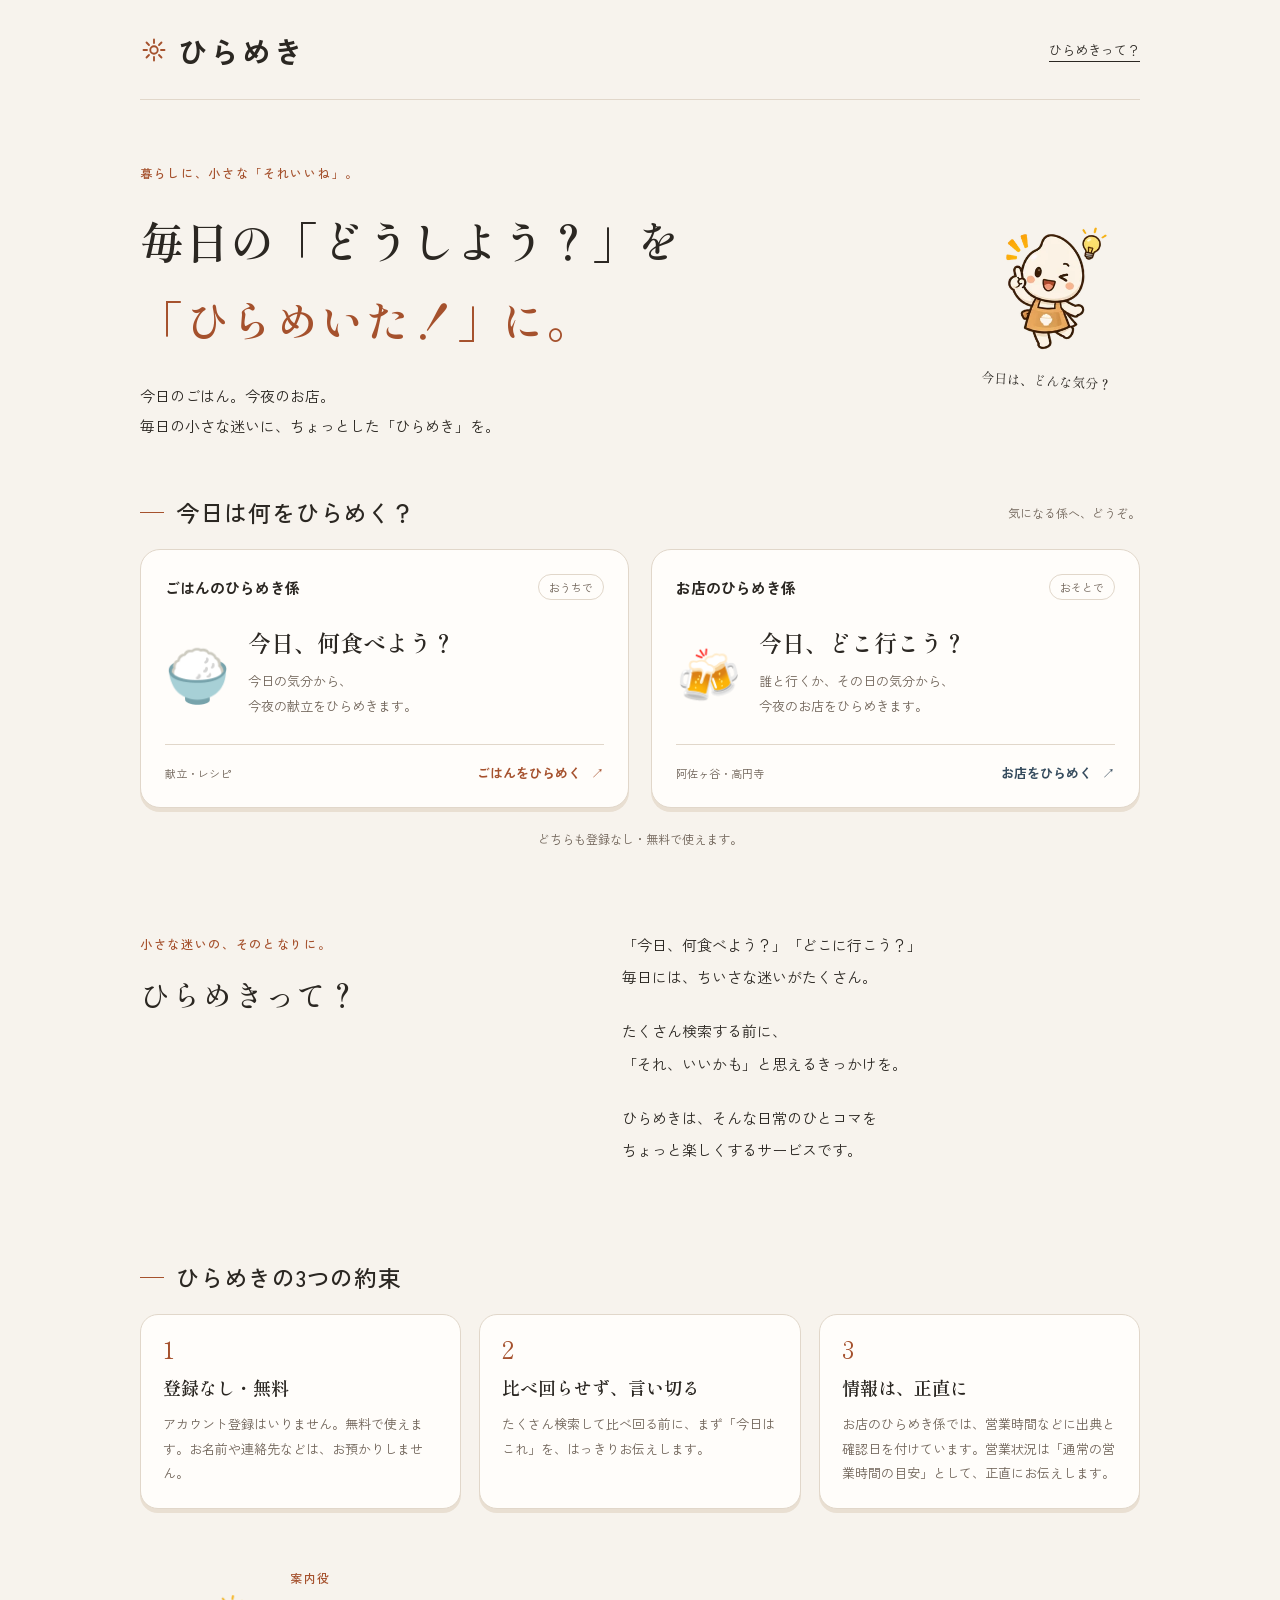
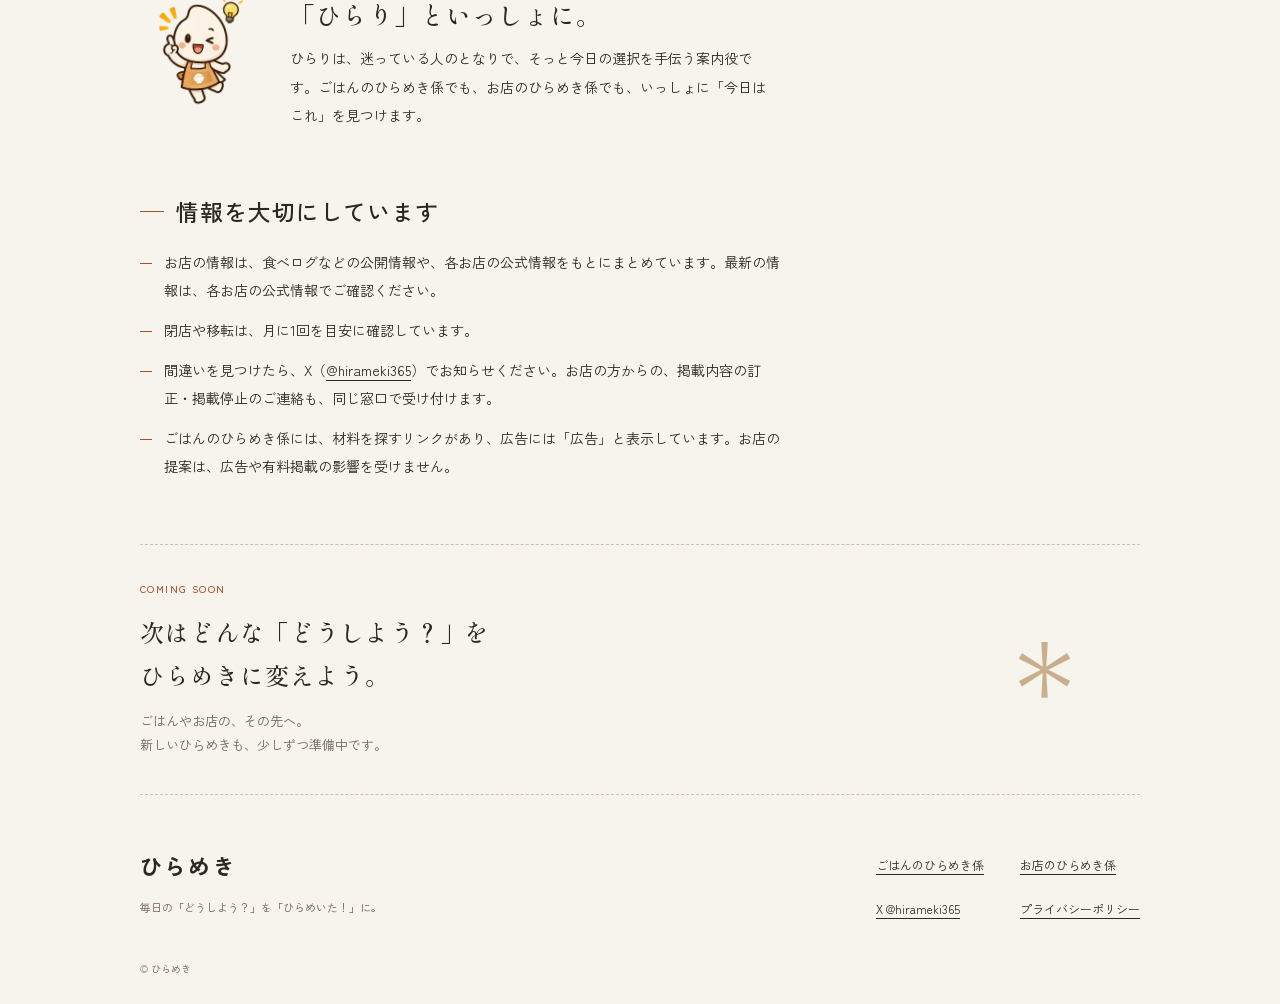
<file: index.html>
<!doctype html>
<html lang="ja">
<head>
  <meta charset="utf-8">
  <meta name="viewport" content="width=device-width, initial-scale=1">
  <title>ひらめき係｜今日のごはん・今夜のお店を、気分でひらめく</title>
  <meta name="description" content="今日のごはん、今夜のお店。毎日の小さな迷いに、ちょっとしたひらめきを。「ごはんのひらめき係」「お店のひらめき係」が集まる、ひらめきのホームです。">
  <link rel="canonical" href="https://hirameki-gakari.github.io/">
  <meta name="theme-color" content="#f7f3ed" media="(prefers-color-scheme: light)">
  <meta name="theme-color" content="#1b1712" media="(prefers-color-scheme: dark)">
  <meta name="robots" content="index,follow,max-image-preview:large">
  <meta property="og:type" content="website">
  <meta property="og:site_name" content="ひらめき係">
  <meta property="og:title" content="ひらめき係｜毎日の「どうしよう？」を「ひらめいた！」に。">
  <meta property="og:description" content="今日のごはん、今夜のお店。毎日の小さな迷いに、ちょっとしたひらめきを。">
  <meta property="og:url" content="https://hirameki-gakari.github.io/">
  <meta property="og:locale" content="ja_JP">
  <meta property="og:image" content="https://hirameki-gakari.github.io/og-image.png">
  <meta property="og:image:width" content="1200">
  <meta property="og:image:height" content="630">
  <meta property="og:image:alt" content="ひらめき。毎日の「どうしよう？」を「ひらめいた！」に。">
  <meta name="twitter:card" content="summary_large_image">
  <meta name="twitter:site" content="@hirameki365">
  <meta name="twitter:title" content="ひらめき係｜毎日の「どうしよう？」を「ひらめいた！」に。">
  <meta name="twitter:description" content="今日のごはん、今夜のお店。毎日の小さな迷いに、ちょっとしたひらめきを。">
  <meta name="twitter:image" content="https://hirameki-gakari.github.io/og-image.png">
  <meta name="twitter:image:alt" content="ひらめき。毎日の「どうしよう？」を「ひらめいた！」に。">
  <link rel="icon" href="favicon.svg" type="image/svg+xml">
  <link rel="apple-touch-icon" href="apple-touch-icon.png">
  <link rel="preconnect" href="https://fonts.googleapis.com">
  <link rel="preconnect" href="https://fonts.gstatic.com" crossorigin>
  <link href="https://fonts.googleapis.com/css2?family=Shippori+Mincho:wght@500;600&family=Zen+Kaku+Gothic+New:wght@400;500;700&display=swap" rel="stylesheet">
  <link rel="stylesheet" href="style.css">
  <script src="analytics.js" defer></script>
  <script type="application/ld+json">
  {"@context":"https://schema.org","@graph":[{"@type":"WebSite","@id":"https://hirameki-gakari.github.io/#website","name":"ひらめき","alternateName":"ひらめき係","url":"https://hirameki-gakari.github.io/","inLanguage":"ja","description":"毎日の小さな迷いに、ちょっとしたひらめきを。","hasPart":[{"@type":"WebApplication","name":"ごはんのひらめき係","url":"https://hirameki-gakari.github.io/gohan-hirameki-gakari/"},{"@type":"WebApplication","name":"お店のひらめき係","url":"https://hirameki-gakari.github.io/omise-hirameki-gakari/"}]}]}
  </script>
</head>
<body>
  <a class="skip" href="#services">サービスを選ぶ</a>
  <header class="site-header wrap">
    <a class="brand" href="./" aria-label="ひらめき ホーム"><svg viewBox="0 0 24 24" aria-hidden="true"><path d="M12 3v3m0 12v3M3 12h3m12 0h3M5.6 5.6l2.1 2.1m8.6 8.6 2.1 2.1m0-12.8-2.1 2.1m-8.6 8.6-2.1 2.1"/><circle cx="12" cy="12" r="3.2"/></svg>ひらめき</a>
    <a class="header-link" href="#about">ひらめきって？</a>
  </header>
  <main>
    <section class="hero wrap" aria-labelledby="hero-title">
      <div class="hero-copy">
        <p class="eyebrow">暮らしに、小さな「それいいね」。</p>
        <h1 id="hero-title">毎日の「どうしよう？」を<br><span>「ひらめいた！」に。</span></h1>
        <p class="intro">今日のごはん。今夜のお店。<br>毎日の小さな迷いに、<br class="mobile-break">ちょっとした「ひらめき」を。</p>
      </div>
      <div class="hero-guide"><img src="hirameki-reveal.webp" width="240" height="244" alt=""><p>今日は、どんな気分？</p></div>
    </section>
    <section class="services wrap" id="services" aria-labelledby="services-title">
      <div class="section-heading"><span class="little-line" aria-hidden="true"></span><h2 id="services-title">今日は何をひらめく？</h2><p>気になる係へ、どうぞ。</p></div>
      <div class="service-grid">
        <!-- サービスを増やすときは、この a.service-card を複製します。 -->
        <a class="service-card food" data-service="gohan" href="https://hirameki-gakari.github.io/gohan-hirameki-gakari/">
          <div class="card-top"><span class="service-name">ごはんのひらめき係</span><span class="scene">おうちで</span></div>
          <div class="card-body"><span class="service-emoji" aria-hidden="true">🍚</span><div><h3>今日、何食べよう？</h3><p>今日の気分から、<br>今夜の献立をひらめきます。</p></div></div>
          <div class="card-bottom"><span class="detail">献立・レシピ</span><span class="card-action">ごはんをひらめく <span aria-hidden="true">↗</span></span></div>
        </a>
        <a class="service-card restaurant" data-service="omise" href="https://hirameki-gakari.github.io/omise-hirameki-gakari/">
          <div class="card-top"><span class="service-name">お店のひらめき係</span><span class="scene">おそとで</span></div>
          <div class="card-body"><span class="service-emoji" aria-hidden="true">🍻</span><div><h3>今日、どこ行こう？</h3><p>誰と行くか、その日の気分から、<br>今夜のお店をひらめきます。</p></div></div>
          <div class="card-bottom"><span class="detail">阿佐ヶ谷・高円寺</span><span class="card-action">お店をひらめく <span aria-hidden="true">↗</span></span></div>
        </a>
      </div>
      <p class="service-note">どちらも登録なし・無料で使えます。</p>
    </section>
    <section class="about wrap" id="about" aria-labelledby="about-title">
      <div class="about-heading"><p class="eyebrow">小さな迷いの、そのとなりに。</p><h2 id="about-title">ひらめきって？</h2></div>
      <div class="about-copy"><p>「今日、何食べよう？」「どこに行こう？」<br>毎日には、ちいさな迷いがたくさん。</p><p>たくさん検索する前に、<br>「それ、いいかも」と思えるきっかけを。</p><p>ひらめきは、そんな日常のひとコマを<br>ちょっと楽しくするサービスです。</p></div>
    </section>
    <section class="promise wrap" aria-labelledby="promise-title">
      <div class="section-heading"><span class="little-line" aria-hidden="true"></span><h2 id="promise-title">ひらめきの3つの約束</h2></div>
      <ol class="promise-list">
        <li><span class="promise-no" aria-hidden="true">1</span><h3>登録なし・無料</h3><p>アカウント登録はいりません。無料で使えます。お名前や連絡先などは、お預かりしません。</p></li>
        <li><span class="promise-no" aria-hidden="true">2</span><h3>比べ回らせず、言い切る</h3><p>たくさん検索して比べ回る前に、まず「今日はこれ」を、はっきりお伝えします。</p></li>
        <li><span class="promise-no" aria-hidden="true">3</span><h3>情報は、正直に</h3><p>お店のひらめき係では、営業時間などに出典と確認日を付けています。営業状況は「通常の営業時間の目安」として、正直にお伝えします。</p></li>
      </ol>
    </section>
    <section class="guide wrap" aria-labelledby="guide-title">
      <img src="hirameki-reveal.webp" width="240" height="244" alt="">
      <div>
        <p class="eyebrow">案内役</p>
        <h2 id="guide-title">「ひらり」といっしょに。</h2>
        <p>ひらりは、迷っている人のとなりで、そっと今日の選択を手伝う案内役です。ごはんのひらめき係でも、お店のひらめき係でも、いっしょに「今日はこれ」を見つけます。</p>
      </div>
    </section>
    <section class="care wrap" aria-labelledby="care-title">
      <div class="section-heading"><span class="little-line" aria-hidden="true"></span><h2 id="care-title">情報を大切にしています</h2></div>
      <ul class="care-list">
        <li>お店の情報は、食べログなどの公開情報や、各お店の公式情報をもとにまとめています。最新の情報は、各お店の公式情報でご確認ください。</li>
        <li>閉店や移転は、月に1回を目安に確認しています。</li>
        <li>間違いを見つけたら、X（<a href="https://x.com/hirameki365">@hirameki365</a>）でお知らせください。お店の方からの、掲載内容の訂正・掲載停止のご連絡も、同じ窓口で受け付けます。</li>
        <li>ごはんのひらめき係には、材料を探すリンクがあり、広告には「広告」と表示しています。お店の提案は、広告や有料掲載の影響を受けません。</li>
      </ul>
    </section>
    <section class="coming wrap" aria-labelledby="coming-title"><p class="eyebrow">COMING SOON</p><h2 id="coming-title">次はどんな「どうしよう？」を<br>ひらめきに変えよう。</h2><p>ごはんやお店の、その先へ。<br>新しいひらめきも、少しずつ準備中です。</p><span class="coming-spark" aria-hidden="true">＊</span></section>
  </main>
  <footer class="site-footer wrap"><div><a class="brand" href="./">ひらめき</a><p>毎日の「どうしよう？」を「ひらめいた！」に。</p></div><nav aria-label="フッター"><a href="https://hirameki-gakari.github.io/gohan-hirameki-gakari/">ごはんのひらめき係</a><a href="https://hirameki-gakari.github.io/omise-hirameki-gakari/">お店のひらめき係</a><a href="https://x.com/hirameki365">X @hirameki365</a><a href="privacy.html">プライバシーポリシー</a></nav><small>© ひらめき</small></footer>
</body>
</html>
</file>
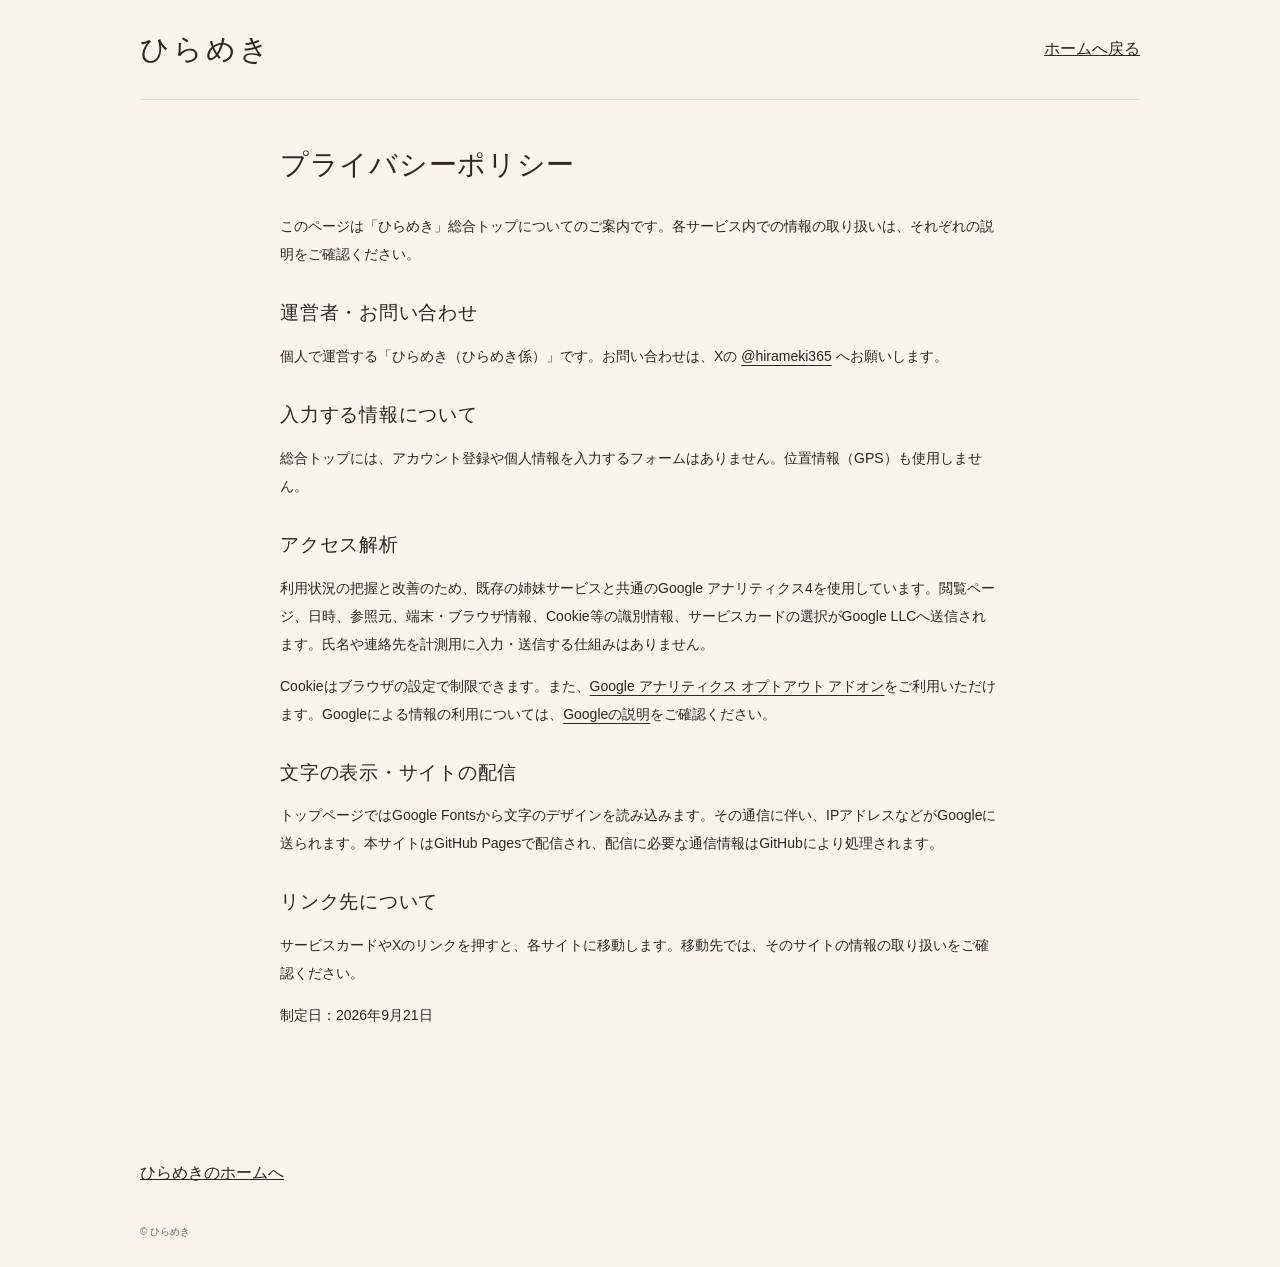
<file: privacy.html>
<!doctype html><html lang="ja"><head><meta charset="utf-8"><meta name="viewport" content="width=device-width,initial-scale=1"><title>プライバシーポリシー｜ひらめき</title><meta name="description" content="ひらめき総合トップのアクセス解析、外部サービス、情報の取り扱いについて。"><link rel="canonical" href="https://hirameki-gakari.github.io/privacy.html"><link rel="icon" href="favicon.svg" type="image/svg+xml"><link rel="apple-touch-icon" href="apple-touch-icon.png"><link rel="stylesheet" href="style.css"><script src="analytics.js" defer></script></head><body><header class="site-header wrap"><a class="brand" href="./">ひらめき</a><a href="./">ホームへ戻る</a></header><main class="document wrap"><h1>プライバシーポリシー</h1><p>このページは「ひらめき」総合トップについてのご案内です。各サービス内での情報の取り扱いは、それぞれの説明をご確認ください。</p><h2>運営者・お問い合わせ</h2><p>個人で運営する「ひらめき（ひらめき係）」です。お問い合わせは、Xの <a href="https://x.com/hirameki365">@hirameki365</a> へお願いします。</p><h2>入力する情報について</h2><p>総合トップには、アカウント登録や個人情報を入力するフォームはありません。位置情報（GPS）も使用しません。</p><h2>アクセス解析</h2><p>利用状況の把握と改善のため、既存の姉妹サービスと共通のGoogle アナリティクス4を使用しています。閲覧ページ、日時、参照元、端末・ブラウザ情報、Cookie等の識別情報、サービスカードの選択がGoogle LLCへ送信されます。氏名や連絡先を計測用に入力・送信する仕組みはありません。</p><p>Cookieはブラウザの設定で制限できます。また、<a href="https://tools.google.com/dlpage/gaoptout?hl=ja">Google アナリティクス オプトアウト アドオン</a>をご利用いただけます。Googleによる情報の利用については、<a href="https://policies.google.com/technologies/partner-sites?hl=ja">Googleの説明</a>をご確認ください。</p><h2>文字の表示・サイトの配信</h2><p>トップページではGoogle Fontsから文字のデザインを読み込みます。その通信に伴い、IPアドレスなどがGoogleに送られます。本サイトはGitHub Pagesで配信され、配信に必要な通信情報はGitHubにより処理されます。</p><h2>リンク先について</h2><p>サービスカードやXのリンクを押すと、各サイトに移動します。移動先では、そのサイトの情報の取り扱いをご確認ください。</p><p>制定日：2026年9月21日</p></main><footer class="site-footer wrap"><a href="./">ひらめきのホームへ</a><small>© ひらめき</small></footer></body></html>
</file>
<file: style.css>
:root{--paper:#f7f3ed;--ink:#2b2722;--muted:#706459;--accent:#a5512d;--line:#e1d7ca;--white:#fffdfa;--shade:#e9dfd2;--dash:#cdbfae;--spark:#c9ae8b;--blue:#354b5d;--skip:#fff;font-family:'Zen Kaku Gothic New','Hiragino Kaku Gothic ProN',sans-serif;color:var(--ink);background:var(--paper);font-synthesis:none;color-scheme:light dark}*{box-sizing:border-box}body{margin:0}a{color:inherit}img{max-width:100%;height:auto}a:focus-visible{outline:3px solid var(--accent);outline-offset:6px;border-radius:5px}.wrap{width:min(100% - 48px,1000px);margin-inline:auto}.site-header{height:100px;display:flex;align-items:center;justify-content:space-between;border-bottom:1px solid var(--line)}.brand{display:inline-flex;align-items:center;gap:10px;text-decoration:none;font-size:29px;font-weight:700;letter-spacing:.1em}.brand svg{width:28px;fill:none;stroke:var(--accent);stroke-width:1.6;stroke-linecap:round}.header-link{font-size:13px;text-underline-offset:6px}.hero{display:flex;align-items:center;justify-content:space-between;gap:24px;padding-block:64px 54px}.eyebrow{font-size:12px;letter-spacing:.14em;color:var(--accent);font-weight:500;margin:0 0 20px}h1,h2,h3,p{margin-top:0}h1{font-family:'Shippori Mincho',serif;font-weight:600;font-size:clamp(29px,3.8vw,44px);line-height:1.8;letter-spacing:.025em;margin-bottom:22px}h1 span{color:var(--accent)}.intro{font-size:15px;line-height:2;margin-bottom:0}.mobile-break{display:none}.hero-guide{flex:0 0 180px;text-align:center;align-self:center;transform:rotate(3deg)}.hero-guide img{width:140px}.hero-guide p{font-family:'Shippori Mincho',serif;font-size:13px;margin:8px 0 0}.section-heading{display:flex;align-items:center;gap:12px;margin-bottom:20px}.little-line{width:24px;height:1px;background:var(--accent)}h2{font-size:23px;font-weight:500;letter-spacing:.04em}.section-heading h2{margin:0}.section-heading p{margin:0 0 0 auto;color:var(--muted);font-size:12px}.service-grid{display:grid;grid-template-columns:repeat(2,minmax(0,1fr));gap:22px}.service-card{padding:24px;text-decoration:none;background:var(--white);border:1px solid var(--line);border-radius:20px;box-shadow:0 4px 0 var(--shade);transition:transform .18s,box-shadow .18s}.service-card:hover{transform:translateY(-4px);box-shadow:0 8px 0 var(--shade)}.card-top{display:flex;justify-content:space-between;align-items:center;gap:8px}.service-name{font-weight:700;font-size:15px}.scene{font-size:11px;color:var(--muted);border:1px solid var(--line);padding:4px 10px;border-radius:99px;white-space:nowrap}.card-body{display:flex;gap:18px;align-items:center;margin:25px 0}.service-emoji{font-size:52px;line-height:1.1;flex-shrink:0}.card-body h3{font-family:'Shippori Mincho',serif;font-size:23px;font-weight:600;margin:0 0 10px}.card-body p{font-size:13px;line-height:1.9;margin:0;color:var(--muted)}.card-bottom{border-top:1px solid var(--line);padding-top:18px;display:flex;align-items:center;justify-content:space-between;gap:8px}.detail{font-size:11px;color:var(--muted)}.card-action{font-size:13px;font-weight:700;color:var(--accent)}.card-action span{margin-left:6px}.restaurant .card-action{color:var(--blue)}.service-note{font-size:12px;color:var(--muted);text-align:center;margin:22px 0 0}.about{display:grid;grid-template-columns:1fr 1.2fr;gap:50px;padding-block:82px 64px}.about h2{font-family:'Shippori Mincho',serif;font-size:30px}.about-heading{padding-top:6px}.about-copy p{font-size:15px;line-height:2.15;margin-bottom:22px}.about-copy .maker-note{font-size:12px;color:var(--muted);border-left:2px solid var(--line);padding-left:18px;margin:28px 0 0}.coming{position:relative;border-top:1px dashed var(--dash);border-bottom:1px dashed var(--dash);padding-block:36px}.coming .eyebrow{font-size:10px;margin-bottom:14px}.coming h2{font-family:'Shippori Mincho',serif;font-size:24px;line-height:1.8;margin-bottom:12px}.coming p:last-of-type{font-size:13px;color:var(--muted);line-height:1.9;margin-bottom:0}.coming-spark{position:absolute;right:50px;top:55px;font-size:90px;font-weight:400;color:var(--spark)}.site-footer{display:flex;flex-wrap:wrap;justify-content:space-between;gap:30px;padding-block:48px 28px}.site-footer .brand{font-size:22px}.site-footer p{font-size:11px;color:var(--muted);margin:12px 0}.site-footer nav{display:grid;grid-template-columns:1fr 1fr;gap:16px 24px;font-size:12px}.site-footer nav a{text-underline-offset:4px}.site-footer small{width:100%;font-size:10px;color:var(--muted)}.skip{position:absolute;left:16px;top:-100px;background:var(--skip);color:var(--ink);padding:12px;z-index:10}.skip:focus{top:8px}.document{max-width:720px;padding-block:40px 60px}.document h1{font-size:28px}.document h2{font-size:19px;margin-top:32px}.document p,.document li{line-height:2;font-size:14px}.document a{text-underline-offset:4px}
@media(max-width:650px){.wrap{width:calc(100% - 36px)}.site-header{height:67px}.brand{font-size:23px;gap:7px}.brand svg{width:22px}.header-link{font-size:11px}.hero{padding-block:27px 28px;gap:6px;position:relative;display:block}.eyebrow{font-size:10px;margin-bottom:13px}h1{font-size:clamp(24px,6.8vw,36px);line-height:1.8;letter-spacing:0;margin-bottom:13px}.intro{font-size:12px;line-height:1.9;padding-right:75px}.mobile-break{display:block}.hero-guide{position:absolute;right:0;bottom:28px;width:69px;transform:rotate(3deg)}.hero-guide img{width:66px}.hero-guide p{display:none}.section-heading{margin-bottom:13px;gap:8px}.section-heading h2{font-size:19px}.section-heading p{display:none}.little-line{width:15px}.service-grid{grid-template-columns:1fr;gap:15px}.service-card{padding:16px 18px;border-radius:15px}.service-name{font-size:13px}.scene{font-size:10px;padding:3px 9px}.card-body{gap:17px;margin:13px 0}.service-emoji{font-size:41px}.card-body h3{font-size:21px;margin-bottom:4px}.card-body p{font-size:12px;line-height:1.7}.card-bottom{padding-top:11px}.detail{font-size:10px}.card-action{font-size:12px}.service-note{font-size:11px;margin-top:19px}.about{grid-template-columns:1fr;gap:9px;padding-block:48px 38px}.about h2{font-size:25px;margin-bottom:13px}.about-copy p{font-size:14px;line-height:2}.about-copy .maker-note{font-size:12px}.coming{padding-block:29px}.coming h2{font-size:21px}.coming-spark{right:2px;top:33px;font-size:46px;opacity:.6}.coming p:last-of-type{font-size:12px}.site-footer{padding-block:33px 24px;gap:24px}.site-footer nav{font-size:11px;gap:17px}.site-footer p{font-size:10px}.document h1{font-size:25px}.document{padding-top:30px}}
.promise{padding-block:8px 8px}.promise-list{list-style:none;margin:0;padding:0;display:grid;grid-template-columns:repeat(3,minmax(0,1fr));gap:18px}.promise-list li{background:var(--white);border:1px solid var(--line);border-radius:18px;padding:22px;box-shadow:0 4px 0 var(--shade)}.promise-no{display:block;font-family:'Shippori Mincho',serif;font-size:24px;line-height:1;color:var(--accent);margin-bottom:12px}.promise-list h3{font-family:'Shippori Mincho',serif;font-size:18px;font-weight:600;line-height:1.6;margin:0 0 10px}.promise-list p{font-size:13px;line-height:1.9;color:var(--muted);margin:0}
.guide{display:flex;align-items:center;gap:30px;padding-block:52px 8px}.guide img{width:120px;flex:none;transform:rotate(-3deg)}.guide .eyebrow{margin-bottom:10px}.guide h2{font-family:'Shippori Mincho',serif;font-size:25px;margin-bottom:12px}.guide p:last-child{font-size:14px;line-height:2.05;margin:0;max-width:34em}
.care{padding-block:56px 64px}.care-list{list-style:none;margin:0;padding:0;display:grid;gap:12px}.care-list li{position:relative;padding-left:24px;font-size:14px;line-height:2;max-width:46em}.care-list li::before{content:"";position:absolute;left:0;top:1.05em;width:12px;height:1px;background:var(--accent)}.care-list a{text-underline-offset:4px}
@media(max-width:650px){.promise{padding-block:0 4px}.promise-list{grid-template-columns:1fr;gap:12px}.promise-list li{padding:16px 18px;border-radius:15px}.promise-no{font-size:20px;margin-bottom:8px}.promise-list h3{font-size:16px;margin-bottom:6px}.promise-list p{font-size:12px;line-height:1.85}.guide{gap:16px;padding-block:36px 4px;align-items:flex-start}.guide img{width:78px}.guide h2{font-size:20px;margin-bottom:8px}.guide p:last-child{font-size:13px;line-height:1.95}.care{padding-block:36px 40px}.care-list li{font-size:13px;line-height:1.95}}
/* タップしやすさ: ヘッダー・フッターのリンクを、高さ44px以上のタップ領域にする(見た目の文字サイズは変えない) */
.brand{min-height:44px}.header-link{display:inline-flex;align-items:center;min-height:44px;padding-inline:6px;margin-inline:-6px}.site-footer nav{gap:0 24px}.site-footer nav a{display:inline-flex;align-items:center;min-height:44px}.site-header>a{display:inline-flex;align-items:center;min-height:44px}.site-footer>a{display:inline-flex;align-items:center;min-height:44px}.document a[href='./']{display:inline-flex;align-items:center;min-height:44px}
/* 暗い画面(端末のダークモード): お店・ごはんと同じ配色にそろえる */
@media(prefers-color-scheme:dark){:root{--paper:#1b1712;--ink:#ede7dd;--muted:#a79a88;--accent:#d99468;--line:rgba(237,231,221,.16);--white:#221e19;--shade:#0f0c09;--dash:rgba(237,231,221,.28);--spark:#6b553f;--blue:#9fbbd0;--skip:#221e19}}
@media(prefers-reduced-motion:reduce){*{transition:none!important;scroll-behavior:auto!important}}
</file>
